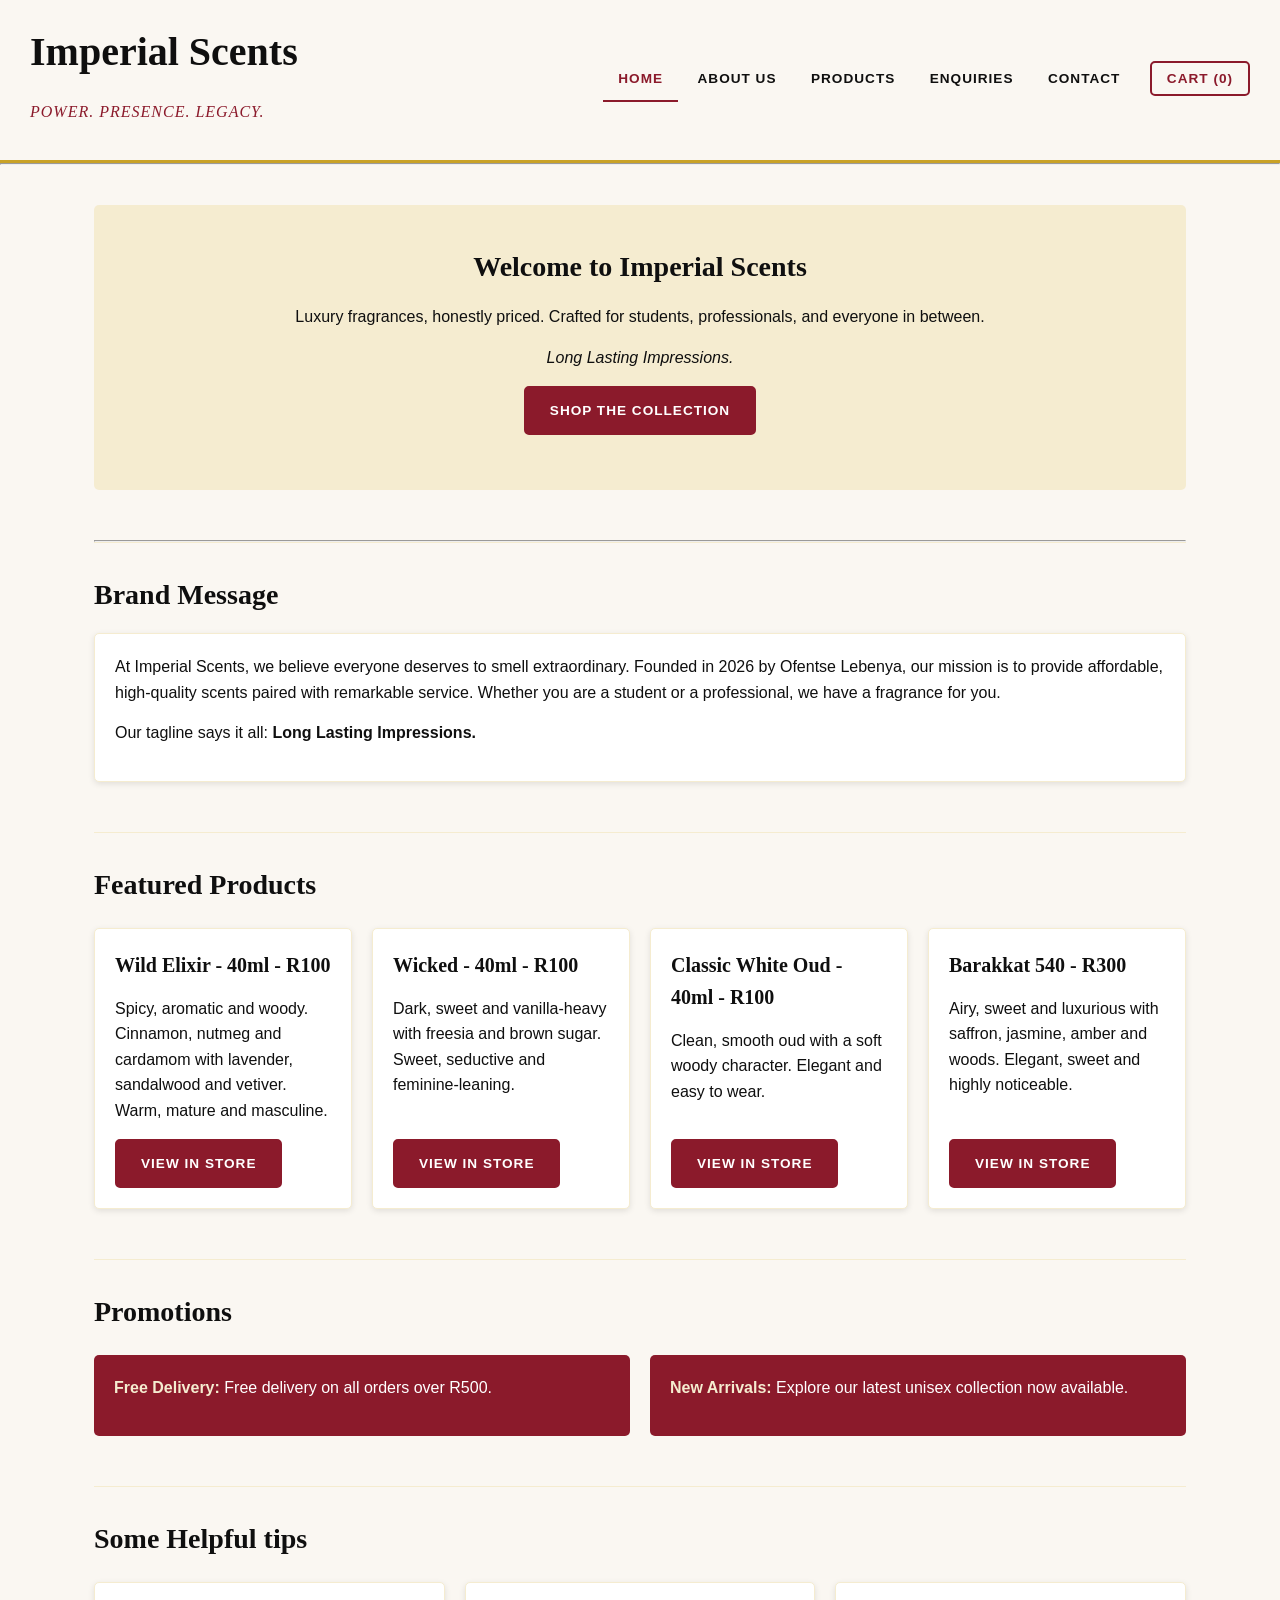
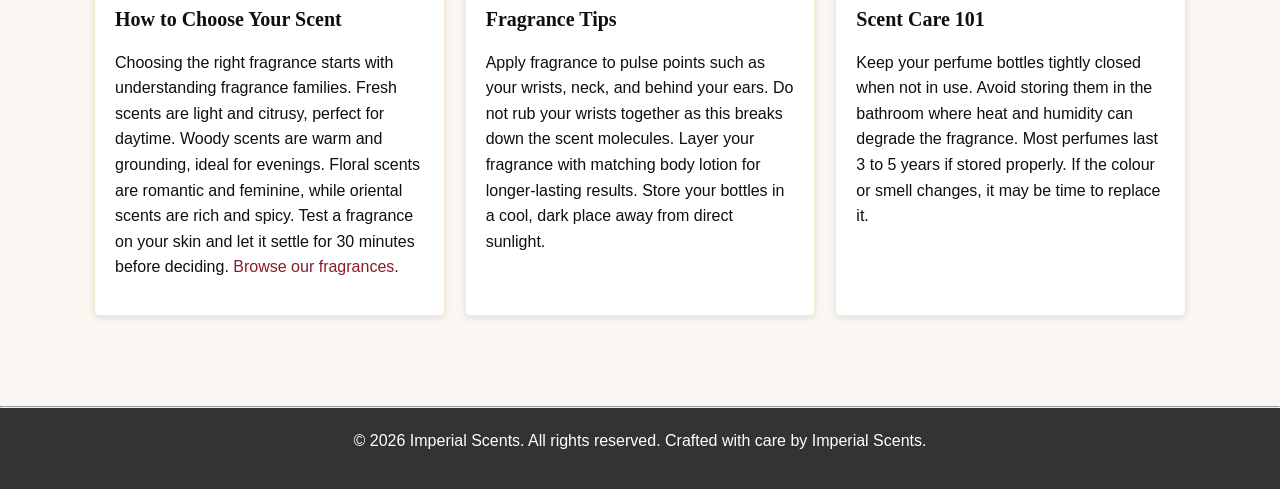
<file: index.html>
<!DOCTYPE html>
<html lang="en">
<head>
    <meta charset="UTF-8">
    <meta name="viewport" content="width=device-width, initial-scale=1.0">
    <title>Imperial Scents | Affordable Luxury Perfumes in South Africa</title>
    <meta name="description" content="Shop affordable, long-lasting perfumes for men, women and unisex from Imperial Scents in Pretoria. Discover oud, vanilla and fresh fragrances from R100.">
    <link href="CSS/styles.css" rel="stylesheet">
    <script src="js/main.js" defer></script>
</head>
<body>
<header class="site-header">
    <div class="brand">
        <h1>Imperial Scents</h1>
        <p class="tagline">POWER. PRESENCE. LEGACY.</p>
    </div>
         <!--The section below alows for easy navigation between differnet pages-->
        <nav class="site-nav">
            <a href="index.html" aria-current="page">Home</a>
            <a href="about.html" >About Us</a>
            <a href="products.html" >Products</a>
            <a href="enquiry.html" >Enquiries</a>
            <a href="contact.html" >Contact</a>
        </nav>
    </header>

    <hr>

    <main>

        <section>
            <!--Hero Banner-->
            <div class="hero">
            <h2>Welcome to Imperial Scents</h2>
            <p>Luxury fragrances, honestly priced. Crafted for students, professionals, and everyone in between.</p>
            <p><em>Long Lasting Impressions.</em></p>
            <p><a class="btn" href="products.html">Shop the Collection</a></p>
            </div>
        </section>

        <hr>

        <section>
            <h2>Brand Message</h2>
            <div class="card">
            <p>At Imperial Scents, we believe everyone deserves to smell extraordinary. Founded in 2026 by Ofentse Lebenya, our mission is to provide affordable, high-quality scents paired with remarkable service. Whether you are a student or a professional, we have a fragrance for you.</p>
            <p>Our tagline says it all: <strong>Long Lasting Impressions.</strong></p>
            </div>
        </section>

        <section class="featured-products">
            <h2>Featured Products</h2>
            <div class="grid">

            <article class="card">
                <h3>Wild Elixir - 40ml - R100</h3>
                <p>Spicy, aromatic and woody. Cinnamon, nutmeg and cardamom with lavender, sandalwood and vetiver. Warm, mature and masculine.</p>
                <p><a class="btn" href="products.html">View in Store</a></p>

            </article>

            <article class="card">
                <h3>Wicked - 40ml - R100</h3>
                <p>Dark, sweet and vanilla-heavy with freesia and brown sugar. Sweet, seductive and feminine-leaning.</p>
                <p><a class="btn" href="products.html">View in Store</a></p>

            </article>

            <article class="card">
                <h3>Classic White Oud - 40ml - R100</h3>
                <p>Clean, smooth oud with a soft woody character. Elegant and easy to wear.</p>
                <p><a class="btn" href="products.html">View in Store</a></p>

            </article>

            <article class="card">
                <h3>Barakkat 540 - R300</h3>
                <p>Airy, sweet and luxurious with saffron, jasmine, amber and woods. Elegant, sweet and highly noticeable.</p>
                <p><a class="btn" href="products.html">View in Store</a></p>

            </article>
            </div>
        </section>

        <section>
            <!--Promotional Banners-->
            <h2>Promotions</h2>
            <div class="grid">
                <div class="promo-banner">
                    <p><strong>Free Delivery:</strong> Free delivery on all orders over R500.</p>
                </div>
                <div class="promo-banner">
                    <p><strong>New Arrivals:</strong> Explore our latest unisex collection now available.</p>
                </div>
            </div>
        </section>

        <section>
            <!--Some educational contetnt for users-->
            <h2>Some Helpful tips</h2>

            <div class="grid">
            <article class="card">
                <h3>How to Choose Your Scent</h3>
                <p>Choosing the right fragrance starts with understanding fragrance families. Fresh scents are light and citrusy, perfect for daytime. Woody scents are warm and grounding, ideal for evenings. Floral scents are romantic and feminine, while oriental scents are rich and spicy. Test a fragrance on your skin and let it settle for 30 minutes before deciding. <a href="products.html">Browse our fragrances</a>.</p>
            </article>

            <article class="card">
                <h3>Fragrance Tips</h3>
                <p>Apply fragrance to pulse points such as your wrists, neck, and behind your ears. Do not rub your wrists together as this breaks down the scent molecules. Layer your fragrance with matching body lotion for longer-lasting results. Store your bottles in a cool, dark place away from direct sunlight.</p>
            </article>

            <article class="card">
                <h3>Scent Care 101</h3>
                <p>Keep your perfume bottles tightly closed when not in use. Avoid storing them in the bathroom where heat and humidity can degrade the fragrance. Most perfumes last 3 to 5 years if stored properly. If the colour or smell changes, it may be time to replace it.</p>
            </article>
            </div>
        </section>

    </main>

    <hr>

    <footer>
        <p>&copy; 2026 Imperial Scents. All rights reserved. Crafted with care by Imperial Scents.</p>
        
    </footer>
</body>
</html>
</file>
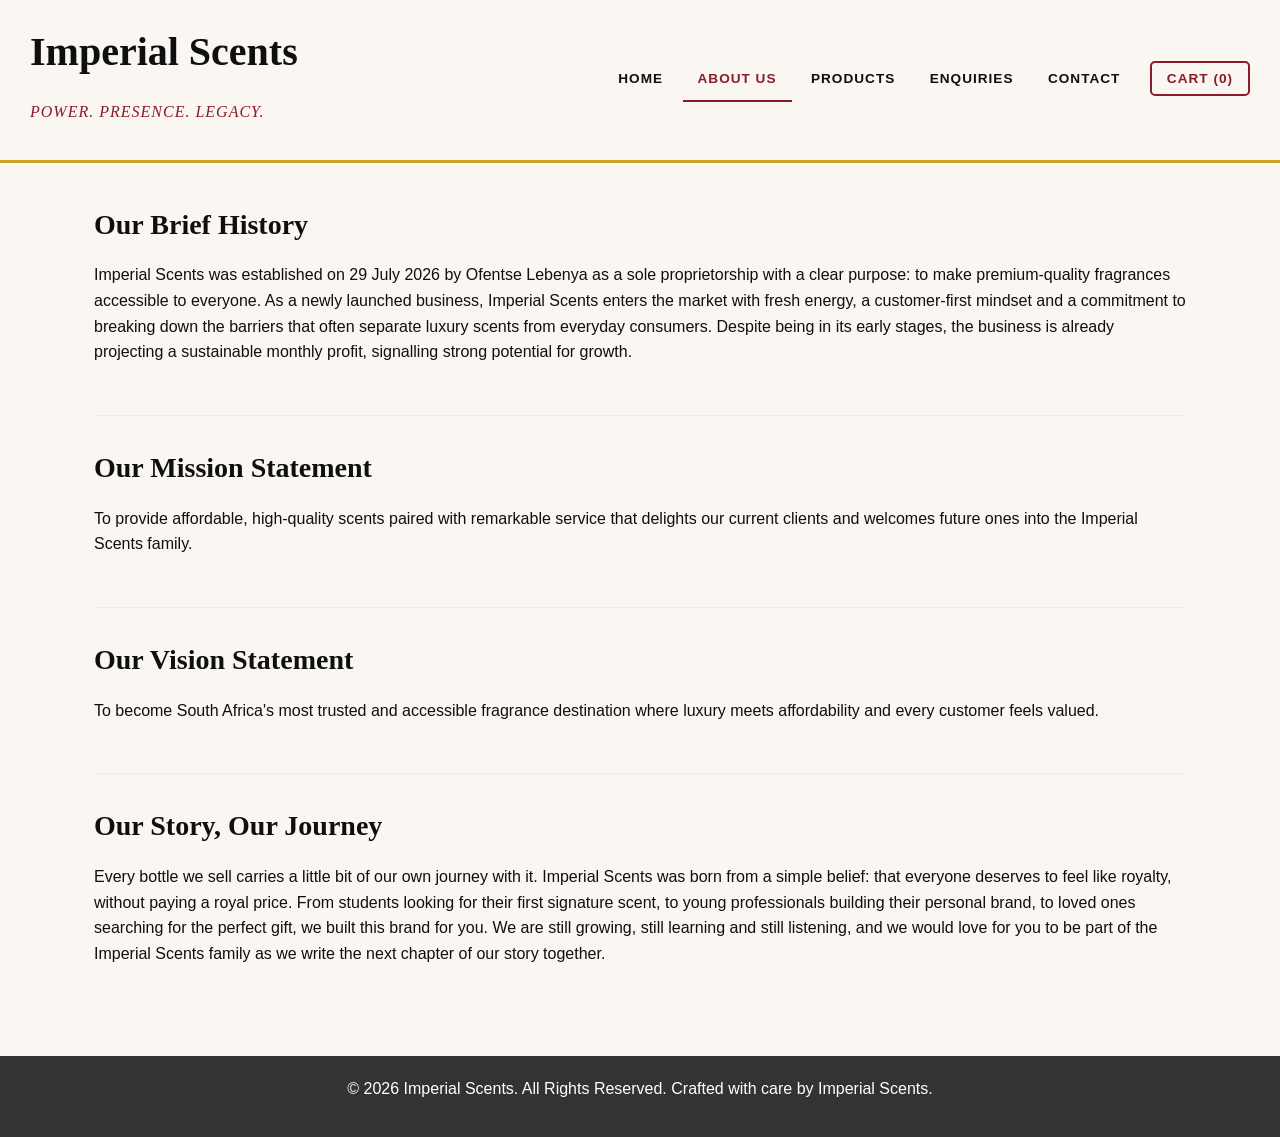
<file: about.html>
<!DOCTYPE html>
<html lang="en">
<head>
    <meta charset="UTF-8">
    <meta name="viewport" content="width=device-width, initial-scale=1.0">
    <title>About Us | Imperial Scents Story, Mission & Vision</title>
    <meta name="description" content="Learn the story behind Imperial Scents, a Pretoria fragrance brand making premium-quality perfumes affordable for students, professionals and gift buyers.">
    <link href="CSS/styles.css" rel="stylesheet">
    <script src="js/main.js" defer></script>
</head>
<body>
<header class="site-header">
    <div class="brand">
        <h1>Imperial Scents</h1>
        <p class="tagline">POWER. PRESENCE. LEGACY.</p>
    </div>
         <!--The section below alows for easy navigation between differnet pages-->
        <nav class="site-nav">
            <a href="index.html" >Home</a>
            <a href="about.html" aria-current="page">About Us</a>
            <a href="products.html" >Products</a>
            <a href="enquiry.html" >Enquiries</a>
            <a href="contact.html" >Contact</a>
        </nav>
    </header>
 
    <main>
 
        <section>
            <h2>Our Brief History</h2>
            <p>Imperial Scents was established on 29 July 2026 by Ofentse Lebenya as a sole proprietorship with a clear purpose: to make premium-quality fragrances accessible to everyone. As a newly launched business, Imperial Scents enters the market with fresh energy, a customer-first mindset and a commitment to breaking down the barriers that often separate luxury scents from everyday consumers. Despite being in its early stages, the business is already projecting a sustainable monthly profit, signalling strong potential for growth.</p>
        </section>
 
        <section>
            <h2>Our Mission Statement</h2>
            <p>To provide affordable, high-quality scents paired with remarkable service that delights our current clients and welcomes future ones into the Imperial Scents family.</p>
        </section>
 
        <section>
            <h2>Our Vision Statement</h2>
            <p>To become South Africa's most trusted and accessible fragrance destination where luxury meets affordability and every customer feels valued.</p>
        </section>
 
        <section>
            <h2>Our Story, Our Journey</h2>
            <p>Every bottle we sell carries a little bit of our own journey with it. Imperial Scents was born from a simple belief: that everyone deserves to feel like royalty, without paying a royal price. From students looking for their first signature scent, to young professionals building their personal brand, to loved ones searching for the perfect gift, we built this brand for you. We are still growing, still learning and still listening, and we would love for you to be part of the Imperial Scents family as we write the next chapter of our story together.</p>
        </section>
 
    </main>
 
    <footer>
        <p>&copy; 2026 Imperial Scents. All Rights Reserved. Crafted with care by Imperial Scents.</p>
    </footer>

</body>
</html>
</file>
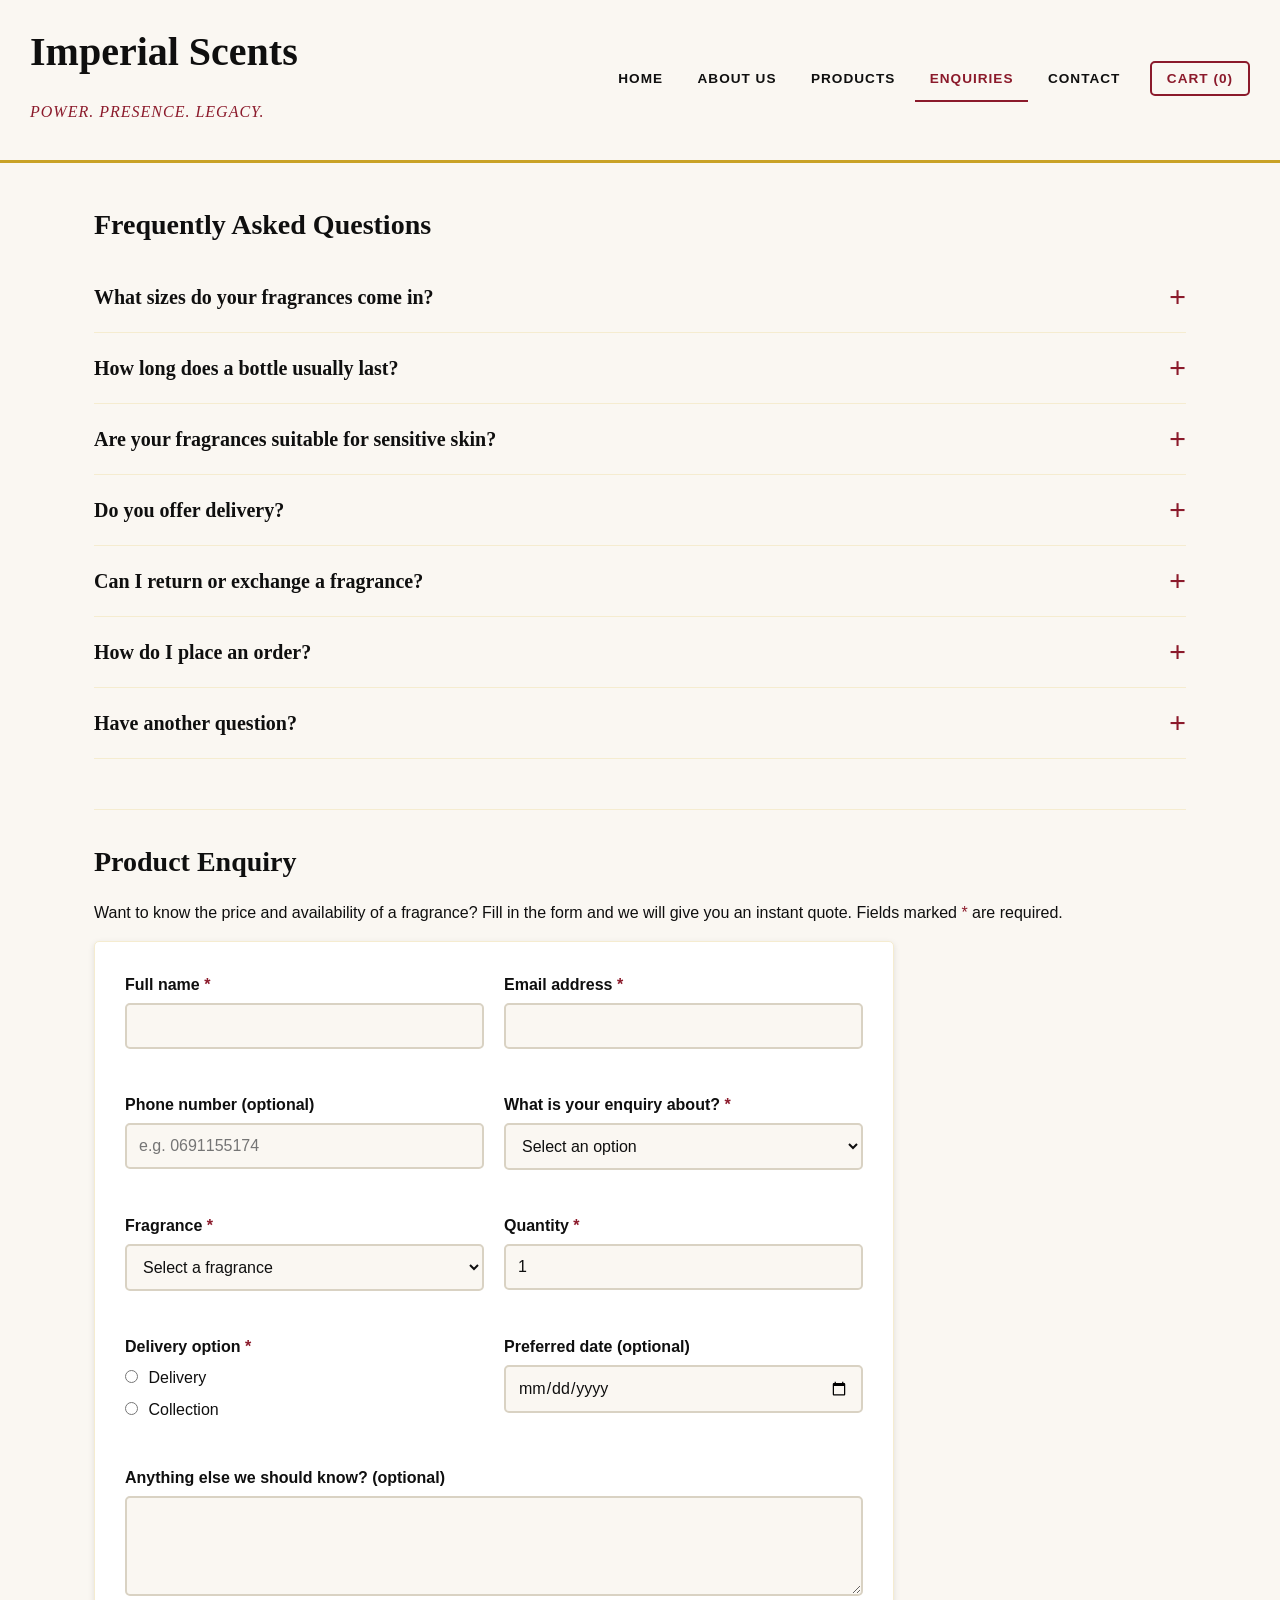
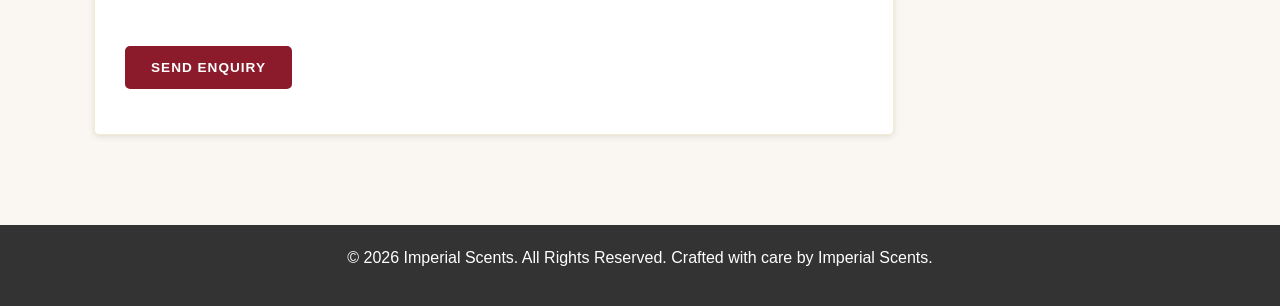
<file: enquiry.html>
<!DOCTYPE html>
<html lang="en">
<head>
    <meta charset="UTF-8">
    <meta name="viewport" content="width=device-width, initial-scale=1.0">
    <title>Enquiries & Perfume FAQs | Imperial Scents</title>
    <meta name="description" content="Get an instant quote on perfume price and availability, and read answers about bottle sizes, delivery, returns and sensitive skin.">
    <link href="CSS/styles.css" rel="stylesheet">
    <script src="js/products-data.js" defer></script>
    <script src="js/forms.js" defer></script>
    <script src="js/main.js" defer></script>
</head>
<body>
<header class="site-header">
    <div class="brand">
        <h1>Imperial Scents</h1>
        <p class="tagline">POWER. PRESENCE. LEGACY.</p>
    </div>
         <!--The section below alows for easy navigation between differnet pages-->
        <nav class="site-nav">
            <a href="index.html" >Home</a>
            <a href="about.html" >About Us</a>
            <a href="products.html" >Products</a>
            <a href="enquiry.html" aria-current="page">Enquiries</a>
            <a href="contact.html" >Contact</a>
        </nav>
    </header>
 
    <main>
 
        <section id="faq">
            <h2>Frequently Asked Questions</h2>
 
            <article>
                <h3>What sizes do your fragrances come in?</h3>
                <p>Our fragrances are available in 40ml, 80ml and 100ml bottles, depending on the specific scent. Please check the <a href="products.html">Products page</a> for the exact size and price of each fragrance.</p>
            </article>
 
            <article>
                <h3>How long does a bottle usually last?</h3>
                <p>This depends on how often you wear the fragrance and how many sprays you use per application, but most 40ml bottles last several weeks with daily wear.</p>
            </article>
 
            <article>
                <h3>Are your fragrances suitable for sensitive skin?</h3>
                <p>We recommend doing a small patch test on your skin before full application if you have sensitive skin or known allergies.</p>
            </article>
 
            <article>
                <h3>Do you offer delivery?</h3>
                <p>Yes, we offer delivery. Please contact us directly for delivery areas, timelines and costs.</p>
            </article>
 
            <article>
                <h3>Can I return or exchange a fragrance?</h3>
                <p>Please contact us as soon as possible if there is an issue with your order so we can assist you with a return or exchange.</p>
            </article>
 
            <article>
                <h3>How do I place an order?</h3>
                <p>You can place an order by contacting us via email, phone, WhatsApp or Instagram. See our <a href="contact.html">Contact page</a> for details.</p>
            </article>
 
            <article>
                <h3>Have another question?</h3>
                <p>If you couldn't find the answer you were looking for, please reach out to us directly on our <a href="contact.html">Contact page</a> and we will be happy to help.</p>
            </article>
        </section>

        <section id="enquiry-form-section">
            <h2>Product Enquiry</h2>
            <p>Want to know the price and availability of a fragrance? Fill in the form and we will give you an instant quote. Fields marked <span class="required">*</span> are required.</p>

            <!-- action = where the form data is sent (demo endpoint; swap for your own form service) -->
            <form id="enquiry-form" class="form-card" action="https://jsonplaceholder.typicode.com/posts" method="post" novalidate>

                <div class="form-row">
                    <div class="form-group">
                        <label for="enq-name">Full name <span class="required">*</span></label>
                        <input type="text" id="enq-name" name="fullName" required minlength="2" maxlength="60" autocomplete="name"
                               data-validate data-rule="name" data-label="Full name" aria-describedby="enq-name-error">
                        <p class="error-message" id="enq-name-error" role="alert"></p>
                    </div>

                    <div class="form-group">
                        <label for="enq-email">Email address <span class="required">*</span></label>
                        <input type="email" id="enq-email" name="email" required maxlength="100" autocomplete="email"
                               data-validate data-rule="email" data-label="Email address" aria-describedby="enq-email-error">
                        <p class="error-message" id="enq-email-error" role="alert"></p>
                    </div>
                </div>

                <div class="form-row">
                    <div class="form-group">
                        <label for="enq-phone">Phone number (optional)</label>
                        <input type="tel" id="enq-phone" name="phone" maxlength="16" placeholder="e.g. 0691155174" autocomplete="tel"
                               data-validate data-rule="phone" data-label="Phone number" aria-describedby="enq-phone-error">
                        <p class="error-message" id="enq-phone-error" role="alert"></p>
                    </div>

                    <div class="form-group">
                        <label for="enq-type">What is your enquiry about? <span class="required">*</span></label>
                        <select id="enq-type" name="enquiryType" required
                                data-validate data-label="Enquiry type" aria-describedby="enq-type-error">
                            <option value="">Select an option</option>
                            <option value="Price and availability">Price and availability</option>
                            <option value="Bulk or gift order">Bulk or gift order</option>
                            <option value="Delivery">Delivery</option>
                            <option value="Something else">Something else</option>
                        </select>
                        <p class="error-message" id="enq-type-error" role="alert"></p>
                    </div>
                </div>

                <div class="form-row">
                    <div class="form-group">
                        <label for="enq-fragrance">Fragrance <span class="required">*</span></label>
                        <select id="enq-fragrance" name="fragrance" required
                                data-validate data-label="Fragrance" aria-describedby="enq-fragrance-error">
                            <option value="">Select a fragrance</option>
                        </select>
                        <p class="error-message" id="enq-fragrance-error" role="alert"></p>
                    </div>

                    <div class="form-group">
                        <label for="enq-quantity">Quantity <span class="required">*</span></label>
                        <input type="number" id="enq-quantity" name="quantity" required min="1" max="50" step="1" value="1" inputmode="numeric"
                               data-validate data-label="Quantity" aria-describedby="enq-quantity-error">
                        <p class="error-message" id="enq-quantity-error" role="alert"></p>
                    </div>
                </div>

                <div class="form-row">
                    <fieldset class="form-group" data-radio data-label="Delivery option">
                        <legend>Delivery option <span class="required">*</span></legend>
                        <label class="radio-option"><input type="radio" name="deliveryMethod" value="delivery" required> Delivery</label>
                        <label class="radio-option"><input type="radio" name="deliveryMethod" value="collection" required> Collection</label>
                        <p class="error-message" id="enq-delivery-error" role="alert"></p>
                    </fieldset>

                    <div class="form-group">
                        <label for="enq-date">Preferred date (optional)</label>
                        <input type="date" id="enq-date" name="preferredDate"
                               data-validate data-rule="date" data-label="Preferred date" aria-describedby="enq-date-error">
                        <p class="error-message" id="enq-date-error" role="alert"></p>
                    </div>
                </div>

                <div class="form-group">
                    <label for="enq-message">Anything else we should know? (optional)</label>
                    <textarea id="enq-message" name="message" rows="4" maxlength="300"
                              data-validate data-label="Message" aria-describedby="enq-message-error"></textarea>
                    <p class="error-message" id="enq-message-error" role="alert"></p>
                </div>

                <button type="submit" class="btn">Send Enquiry</button>
                <p id="enq-status" class="form-status" role="status" aria-live="polite"></p>
            </form>

            <div id="enq-result" class="quote-box" hidden></div>
        </section>
 
    </main>
 
    <footer>
        <p>&copy; 2026 Imperial Scents. All Rights Reserved. Crafted with care by Imperial Scents.</p>
    </footer>
</body>
</html>
</file>
<file: CSS/styles.css>
*{
    box-sizing: border-box;
    margin: 0;
    padding: 0;
}

body {
    font-family: 'Inter', Arial, sans-serif;
    font-size: 1rem;
    line-height: 1.6;
    background-color: #FAF7F2;
    color: #0F0F0F;
}

img {
    max-width: 100%;
    height: auto;
    display: block;
}
a {
    color: #8B1A2B;
    text-decoration: none;
}
a:hover {
    color: #C9A227;
}

/* Headings and Typography */

h1, h2, h3, h4 {
    font-family: 'Playfair Display', Georgia, serif;
    color: #0f0f0f;
    margin-bottom: 15px;
}

h1 {font-size: 2.5em;}

h2 {font-size: 1.75em;}

h3 {font-size: 1.25em;}

h4 {font-size: 1.1em;}

p {
    margin-bottom: 15px;
    max-width: none;
}

.tagline {
    font-family: 'Playfair Display', Georgia, serif;
    font-style: italic;
    color: #8B1A2B;
    letter-spacing: 1px;
}

/* Header Styling */

header {
    background-color: #FAF7F2;
    padding: 20px 30px;
    border-bottom: 3px solid #C9A227;
    display: flex;
    flex-wrap: wrap;
    align-items: center;
    justify-content: space-between;
}

/* Navigation Bar */
nav a {
    display: inline-block;
    color: #0F0F0F;
    text-align: center;
    padding: 10px 15px;
    text-decoration: none;
    text-transform: uppercase;
    font-weight: bold;
    letter-spacing: 1px;
    font-size: 0.85em;
    border-bottom: 2px solid transparent;
}

nav a:hover,
nav a[aria-current="page"] {
    color: #8B1A2B;
    border-bottom: 2px solid #8B1A2B;
}

/* Page Content Layout */
main {
    width: 90%;
    max-width: none;
    margin: 0 auto;
    padding: 40px 30px;
}

section {
    margin-bottom: 50px;
    padding-top: 30px;
    border-top: 1px solid #F5ECD0;
}

section:first-child {
    border-top: none;
    padding-top: 0;
}

/* Flexible Grid Layout for Cards */
.grid {
    display: flex;
    flex-wrap: wrap;
    gap: 20px;
    margin-top: 20px;
}

.card {
    flex: 1 1 250px;
    background-color: white;
    border: 1px solid #F5ECD0;
    border-radius: 5px;
    box-shadow: 0 2px 6px rgba(0, 0, 0, 0.1);
    padding: 20px;
    box-sizing: border-box;
    display: flex;
    flex-direction: column;
}

.product-card {
    flex: 1 1 250px;
    background-color: white;
    border: 1px solid #F5ECD0;
    border-radius: 5px;
    box-shadow: 0 2px 6px rgba(0, 0, 0, 0.1);
    padding: 20px;
    box-sizing: border-box;
    display: flex;
    flex-direction: column;
    min-height: 520px;
}


.cart-toggle {
    margin-top: auto;
    padding-top: 20px;
}

.card:hover,
.product-card:hover {
    box-shadow: 0 4px 12px rgba(139, 26, 43, 0.2);
}

.product-card img {
    width: 100%;
    height: 250px;
    object-fit: contain;
    border-radius: 5px;
    margin-bottom: 15px;
}

/* Hero Banner */
.hero {
    background-color: #F5ECD0;
    border-radius: 5px;
    padding: 40px 30px;
    text-align: center;
    margin-bottom: 50px;
}

/* Promotional Banners */
.promo-banner {
    flex: 1 1 250px;
    background-color: #8B1A2B;
    color: white;
    padding: 20px;
    border-radius: 5px;
}

.promo-banner strong {
    color: #F5ECD0;
}

/* Buttons */
.btn {
    display: inline-block;
    background-color: #8B1A2B;
    color: white;
    padding: 12px 24px;
    border-radius: 5px;
    border: 2px solid #8B1A2B;
    text-transform: uppercase;
    font-weight: bold;
    letter-spacing: 1px;
    font-size: 0.85em;
}

.btn:hover {
    background-color: #FAF7F2;
    color: #8B1A2B;
}
  
.btn:active {
    background-color: #6E1522;
    border-color: #6E1522;
    color: white;
}

/* Category Headings on Products Page */
.category-heading {
    color: #8B1A2B;
    border-bottom: 3px solid #C9A227;
    padding-bottom: 10px;
    margin-bottom: 20px;
}

/* Contact List */
.contact-list {
    list-style: none;
}

.contact-list li {
    padding: 15px 0;
    border-bottom: 1px solid #F5ECD0;
}

.contact-list li:last-child {
    border-bottom: none;
}

/* Footer Styling */
footer {
    background-color: #333;
    color: white;
    text-align: center;
    padding: 20px 10px;
    width: 100%;
    box-sizing: border-box;
}

/* Responsive Rules for Tablets */
@media (max-width: 768px) {
    header {flex-direction: column; align-items: flex-start;}
    nav a {padding: 10px 12px;}

.card,
.product-card,
.promo-banner { flex: 1 1 45%;}
}

/* Responsive Rules for Small Screens */
@media (max-width: 480px) {
    header {padding: 15px 20px;}
    main { padding: 25px 20px; }
    section { margin-bottom: 30px; padding-top: 20px; }
    nav { width: 100%; }
    nav a {float: none; display: block; width: 100%; text-align: left; }

    .card, 
    .product-card, 
    .promo-banner { flex: 1 1 100%; }
    .hero { padding: 25px 15px; }

    h1 {font-size: 1.6em; }
    h2 {font-size: 1.3em;}
    .btn {display: block; text-align: center; }
}

/* Responsive Rules for Very Small Phones */
@media (max-width: 360px) {
    header {padding: 12px 15px; }
    main {padding: 20px 15px; }
   
    h1 {font-size: 1.4em;}
    
    .card,
    .product-card {padding: 15px;}
}

/* Responsive Rule for Large Desktops */
@media (min-width: 1400px) {
    main { max-width: 1320px;}
    .card,
    .product-card {flex: 1 1 280px;}    
}

/* Add to Cart Button */
.cart-checkbox {display: none;}

.cart-btn {
    display: block;
    width: 100%;
    padding: 14px 20px;
    background-color: #8B1A2B;
    color: white;
    border: 2px solid #8B1A2B;
    border-radius: 5px;
    text-align: center;
    font-weight: bold;
    letter-spacing: 1px;
    cursor: pointer;
    transition: 0.2s ease;
}

.cart-btn:hover {background-color: #6E1522;}

/* Hide the "added" message initially */

.added-text {display: none;}

/* Change button when selected */

.cart-checkbox:checked + .cart-btn {
    background-color: #3F7045;
    border-color: #3F7045;
}

/* Change the text when selected */

.cart-checkbox:checked + .cart-btn .add-text {display: none;}

.cart-checkbox:checked + .cart-btn .added-text {display: inline;}

/* Featured Products cards only */
.featured-products .card {
    display: flex;
    flex-direction: column;
}

/* Push the View in Store button to the bottom */
.featured-products .card p:last-child {
    margin-top: auto;
    margin-bottom: 0;
}

/* Make sure the HTML "hidden" attribute always hides an element */
[hidden] {display: none !important;}
 
/* Keeps the embedded map inside the screen on phones */
.contact-list iframe {
    display: block;
    width: 100%;
    max-width: 600px;
    aspect-ratio: 4 / 3;
    height: auto;
    border: 0;
    margin-top: 10px;
}
 
/* Keyboard focus outlines (visible when tabbing through the page) */
a:focus,
.btn:focus,
nav a:focus,
button:focus {
    outline: 3px solid #C9A227;
    outline-offset: 2px;
}
 
/* Forms (enquiry.html and contact.html) */
.form-card {
    background-color: white;
    border: 1px solid #F5ECD0;
    border-radius: 5px;
    box-shadow: 0 2px 6px rgba(0, 0, 0, 0.1);
    padding: 30px;
    max-width: 800px;
}
 
.form-row {
    display: grid;
    grid-template-columns: 1fr 1fr;
    gap: 0 20px;
}
 
.form-group {
    margin-bottom: 20px;
    border: none;
    min-width: 0;
}
 
.form-group label,
.form-group legend {
    display: block;
    font-weight: bold;
    margin-bottom: 6px;
}
 
.required {color: #8B1A2B;}
 
.form-group input[type="text"],
.form-group input[type="email"],
.form-group input[type="tel"],
.form-group input[type="number"],
.form-group input[type="date"],
.form-group select,
.form-group textarea {
    width: 100%;
    padding: 12px;
    font-family: inherit;
    font-size: 1em;
    color: #0F0F0F;
    background-color: #FAF7F2;
    border: 2px solid #D9D2C3;
    border-radius: 5px;
}
 
.form-group textarea {resize: vertical;}
 
.form-group input:focus,
.form-group select:focus,
.form-group textarea:focus {
    outline: none;
    border-color: #C9A227;
    box-shadow: 0 0 0 3px rgba(201, 162, 39, 0.3);
}
 
/* Red border for errors, green for valid (selectors are specific enough to beat the rule above) */
.form-group input.field-invalid,
.form-group select.field-invalid,
.form-group textarea.field-invalid {border-color: #B00020;}
 
.form-group input.field-valid,
.form-group select.field-valid,
.form-group textarea.field-valid {border-color: #3F7045;}
 
.radio-option {
    display: inline-block;
    font-weight: normal !important;
    margin-right: 20px;
    cursor: pointer;
}
 
.radio-option input {margin-right: 6px;}
 
.error-message {
    color: #B00020;
    font-size: 0.85em;
    margin: 6px 0 0;
    min-height: 1.2em;
}
 
.char-count {
    font-size: 0.8em;
    text-align: right;
    margin: 4px 0 0;
    color: #555;
}
 
button.btn {
    cursor: pointer;
    font-family: inherit;
}
 
button.btn:disabled {
    opacity: 0.6;
    cursor: not-allowed;
}
 
.btn-outline {
    background-color: transparent;
    color: #8B1A2B;
}
 
.form-status {
    margin: 15px 0 0;
    font-weight: bold;
}
 
.status-success {color: #3F7045;}
.status-error {color: #B00020;}
.status-info {color: #555;}
 
/* Quote (enquiry) and email preview (contact) panels */
.quote-box {
    max-width: 800px;
    margin-top: 25px;
    padding: 25px;
    background-color: #F5ECD0;
    border-left: 5px solid #C9A227;
    border-radius: 5px;
}
 
.quote-list {
    display: grid;
    grid-template-columns: max-content 1fr;
    gap: 6px 20px;
    margin-bottom: 15px;
}
 
.quote-list dt {font-weight: bold;}
 
.quote-list dd {margin: 0;}
 
.availability {font-weight: bold;}
.in-stock {color: #3F7045;}
.low-stock {color: #9A6B00;}
.out-of-stock {color: #B00020;}
 
.email-body {
    white-space: pre-wrap;
    word-wrap: break-word;
    font-family: inherit;
    background-color: white;
    border: 1px solid #D9D2C3;
    border-radius: 5px;
    padding: 15px;
    margin-bottom: 15px;
}
 
.preview-actions {
    display: flex;
    flex-wrap: wrap;
    gap: 12px;
}
 
/* Form responsive rules (new media queries, existing ones untouched)*/
@media (max-width: 768px) {
    .form-row {grid-template-columns: 1fr;}
}
 
@media (max-width: 480px) {
    .form-card {padding: 20px 15px;}
    .preview-actions .btn {width: 100%;}
}

/* Search, filter and sort bar  */
.product-controls {
    display: flex;
    flex-wrap: wrap;
    align-items: flex-end;
    gap: 15px;
    background-color: white;
    border: 1px solid #F5ECD0;
    border-radius: 5px;
    box-shadow: 0 2px 6px rgba(0, 0, 0, 0.1);
    padding: 20px;
    margin: 20px 0;
}
 
.control {flex: 1 1 180px;}
 
.control label {
    display: block;
    font-weight: bold;
    margin-bottom: 6px;
}
 
.control input,
.control select {
    width: 100%;
    padding: 12px;
    font-family: inherit;
    font-size: 1em;
    color: #0F0F0F;
    background-color: #FAF7F2;
    border: 2px solid #D9D2C3;
    border-radius: 5px;
}
 
.control input:focus,
.control select:focus {
    outline: none;
    border-color: #C9A227;
    box-shadow: 0 0 0 3px rgba(201, 162, 39, 0.3);
}
 
#result-count {
    font-weight: bold;
    margin: 15px 0 0;
}
 
#no-results {
    text-align: center;
    font-weight: bold;
    padding: 30px 0;
}
 
/* Clickable product image  */
.zoom-btn {
    display: block;
    width: 100%;
    padding: 0;
    border: none;
    background: none;
    cursor: zoom-in;
}
 
/* Lightbox  */
.lightbox {
    position: fixed;
    top: 0;
    left: 0;
    right: 0;
    bottom: 0;
    z-index: 1000;
    display: flex;
    align-items: center;
    justify-content: center;
    padding: 20px;
    background-color: rgba(15, 15, 15, 0.9);
}
 
.lightbox figure {
    max-width: 90%;
    text-align: center;
}
 
.lightbox img {
    width: auto;
    height: auto;
    max-width: 100%;
    max-height: 70vh;
    margin: 0 auto 15px;
    background-color: white;
    border-radius: 5px;
}
 
.lightbox figcaption {
    color: white;
    font-family: 'Playfair Display', Georgia, serif;
    font-size: 1.25em;
}
 
.lightbox-close {
    position: absolute;
    top: 15px;
    right: 25px;
    background: none;
    border: none;
    color: white;
    font-size: 3em;
    line-height: 1;
    cursor: pointer;
}
 
.lightbox-close:hover {color: #C9A227;}
 
.lightbox-nav {
    position: absolute;
    top: 50%;
    transform: translateY(-50%);
    background-color: rgba(255, 255, 255, 0.15);
    border: none;
    color: white;
    font-size: 2em;
    padding: 15px 18px;
    border-radius: 5px;
    cursor: pointer;
}
 
.lightbox-nav:hover {background-color: #8B1A2B;}
 
.lightbox-prev {left: 15px;}
.lightbox-next {right: 15px;}
 
@media (max-width: 480px) {
    .lightbox-nav {font-size: 1.5em; padding: 10px 12px;}
    .lightbox img {max-height: 60vh;}
}

/* Animations */
@keyframes fadeUp {
    from {opacity: 0; transform: translateY(20px);}
    to {opacity: 1; transform: translateY(0);}
}
 
@keyframes fadeIn {
    from {opacity: 0;}
    to {opacity: 1;}
}
 
/* The hero slides up when the home page loads */
.hero {animation: fadeUp 0.8s ease both;}
 
/* Sections fade in as you scroll (main.js adds "reveal", then "visible") */
.reveal {
    opacity: 0;
    transform: translateY(30px);
    transition: opacity 0.6s ease, transform 0.6s ease;
}
 
.reveal.visible {
    opacity: 1;
    transform: none;
}
 
/* Smoother hovers: links fade, cards lift slightly */
nav a {transition: color 0.2s ease, border-color 0.2s ease;}
 
.card,
.product-card {transition: box-shadow 0.2s ease, transform 0.2s ease;}
 
.card:hover,
.product-card:hover {transform: translateY(-4px);}
 
/* The lightbox fades in when it opens */
.lightbox:not([hidden]) {animation: fadeIn 0.25s ease;}
 
/* FAQ accordion (enquiry.html) */
#faq article {border-bottom: 1px solid #F5ECD0;}
 
#faq h3 {margin: 0;}
 
.faq-question {
    display: flex;
    justify-content: space-between;
    align-items: center;
    width: 100%;
    padding: 18px 0;
    background: none;
    border: none;
    font-family: 'Playfair Display', Georgia, serif;
    font-size: 1.25rem;
    font-weight: bold;
    color: #0F0F0F;
    text-align: left;
    cursor: pointer;
}
 
.faq-question:hover {color: #8B1A2B;}
 
/* The + / - sign on the right */
.faq-question::after {
    content: "+";
    margin-left: 15px;
    font-size: 1.5em;
    color: #8B1A2B;
}
 
.faq-question[aria-expanded="true"]::after {content: "\2212";}
 
.faq-answer {
    padding-bottom: 18px;
    animation: fadeUp 0.35s ease;
}
 
/* Back to top button  */
#back-to-top {
    position: fixed;
    bottom: 25px;
    right: 25px;
    z-index: 900;
    padding: 12px 16px;
    background-color: #8B1A2B;
    color: white;
    border: 2px solid #8B1A2B;
    border-radius: 5px;
    font-family: inherit;
    font-weight: bold;
    cursor: pointer;
    box-shadow: 0 2px 6px rgba(0, 0, 0, 0.3);
    animation: fadeUp 0.3s ease;
}
 
#back-to-top:hover {background-color: #6E1522;}
 
/* Interactive map (contact.html) */
#map {
    width: 100%;
    max-width: 600px;
    height: 350px;
    margin-top: 10px;
    border: 2px solid #D9D2C3;
    border-radius: 5px;
}
 
.map-actions {
    display: flex;
    flex-wrap: wrap;
    gap: 12px;
    margin-top: 12px;
}
 
/* Respect visitors who prefer less motion  */
@media (prefers-reduced-motion: reduce) {
    .hero,
    .faq-answer,
    #back-to-top,
    .lightbox:not([hidden]) {animation: none;}
 
    .reveal {
        opacity: 1;
        transform: none;
        transition: none;
    }
 
    .card:hover,
    .product-card:hover {transform: none;}
}

/* "Add to Cart" is now a real button */
button.cart-btn {
    font-family: inherit;
    font-size: 1rem;
}
 
.cart-btn:disabled,
.cart-btn:disabled:hover {
    background-color: #6B6B6B;
    border-color: #6B6B6B;
    cursor: not-allowed;
}
 
/* "Cart (0)" button in the menu */
.cart-link {
    display: inline-block;
    margin-left: 10px;
    padding: 8px 15px;
    background: none;
    border: 2px solid #8B1A2B;
    border-radius: 5px;
    color: #8B1A2B;
    font-family: inherit;
    font-size: 0.85em;
    font-weight: bold;
    letter-spacing: 1px;
    text-transform: uppercase;
    cursor: pointer;
}
 
.cart-link:hover {
    background-color: #8B1A2B;
    color: white;
}
 
/* Slide-out cart */
#cart-panel {
    position: fixed;
    top: 0;
    left: 0;
    right: 0;
    bottom: 0;
    z-index: 1100;
    display: flex;
    justify-content: flex-end;
}
 
.cart-backdrop {
    position: absolute;
    top: 0;
    left: 0;
    right: 0;
    bottom: 0;
    background-color: rgba(15, 15, 15, 0.6);
}
 
.cart-drawer {
    position: relative;
    display: flex;
    flex-direction: column;
    width: 100%;
    max-width: 420px;
    height: 100%;
    background-color: #FAF7F2;
    box-shadow: -4px 0 12px rgba(0, 0, 0, 0.3);
    animation: cartSlideIn 0.3s ease;
}
 
@keyframes cartSlideIn {
    from {transform: translateX(100%);}
    to {transform: translateX(0);}
}
 
.cart-header {
    display: flex;
    justify-content: space-between;
    align-items: center;
    padding: 20px;
    border-bottom: 3px solid #C9A227;
}
 
.cart-header h2 {margin: 0;}
 
#cart-close {
    background: none;
    border: none;
    color: #0F0F0F;
    font-size: 2.2rem;
    line-height: 1;
    cursor: pointer;
}
 
#cart-close:hover {color: #8B1A2B;}
 
#cart-items {
    flex: 1;
    overflow-y: auto;
    padding: 5px 20px;
}
 
.cart-empty {
    padding: 40px 0;
    text-align: center;
}
 
.cart-row {
    padding: 15px 0;
    border-bottom: 1px solid #F5ECD0;
}
 
.cart-row-name {font-weight: bold;}
 
.cart-row-price {
    font-size: 0.9rem;
    color: #555;
}
 
.cart-row-controls {
    display: flex;
    flex-wrap: wrap;
    align-items: center;
    gap: 8px;
    margin-top: 8px;
}
 
.qty-btn {
    width: 36px;
    height: 36px;
    background-color: white;
    border: 2px solid #8B1A2B;
    border-radius: 5px;
    color: #8B1A2B;
    font-family: inherit;
    font-size: 1.2rem;
    line-height: 1;
    cursor: pointer;
}
 
.qty-btn:hover {
    background-color: #8B1A2B;
    color: white;
}
 
.qty-number {
    min-width: 24px;
    text-align: center;
    font-weight: bold;
}
 
.cart-line-total {
    margin-left: auto;
    font-weight: bold;
}
 
.remove-btn {
    background: none;
    border: none;
    color: #8B1A2B;
    font-family: inherit;
    font-size: 0.9rem;
    text-decoration: underline;
    cursor: pointer;
}
 
.cart-footer {
    padding: 20px;
    background-color: white;
    border-top: 1px solid #D9D2C3;
}
 
.cart-subtotal {
    display: flex;
    justify-content: space-between;
    margin-bottom: 8px;
    font-size: 1.2rem;
    font-weight: bold;
}
 
.cart-note {font-size: 0.9rem;}
 
.cart-actions {
    display: flex;
    flex-direction: column;
    gap: 10px;
}
 
.cart-actions .btn {text-align: center;}
 
/* Pop-up message ("... added to your cart.")  */
#cart-toast {
    position: fixed;
    bottom: 25px;
    left: 50%;
    z-index: 1200;
    max-width: 90%;
    padding: 12px 20px;
    background-color: #0F0F0F;
    border-radius: 5px;
    box-shadow: 0 2px 8px rgba(0, 0, 0, 0.4);
    color: white;
    text-align: center;
    transform: translateX(-50%);
    animation: cartToastIn 0.25s ease;
}
 
@keyframes cartToastIn {
    from {opacity: 0;}
    to {opacity: 1;}
}
 
/* ---------- Small screens ---------- */
@media (max-width: 480px) {
    .cart-link {
        display: block;
        width: 100%;
        margin: 8px 0 0;
        text-align: left;
    }
}
 
/* ---------- Respect visitors who prefer less motion ---------- */
@media (prefers-reduced-motion: reduce) {
    .cart-drawer,
    #cart-toast {animation: none;}
}
</file>
